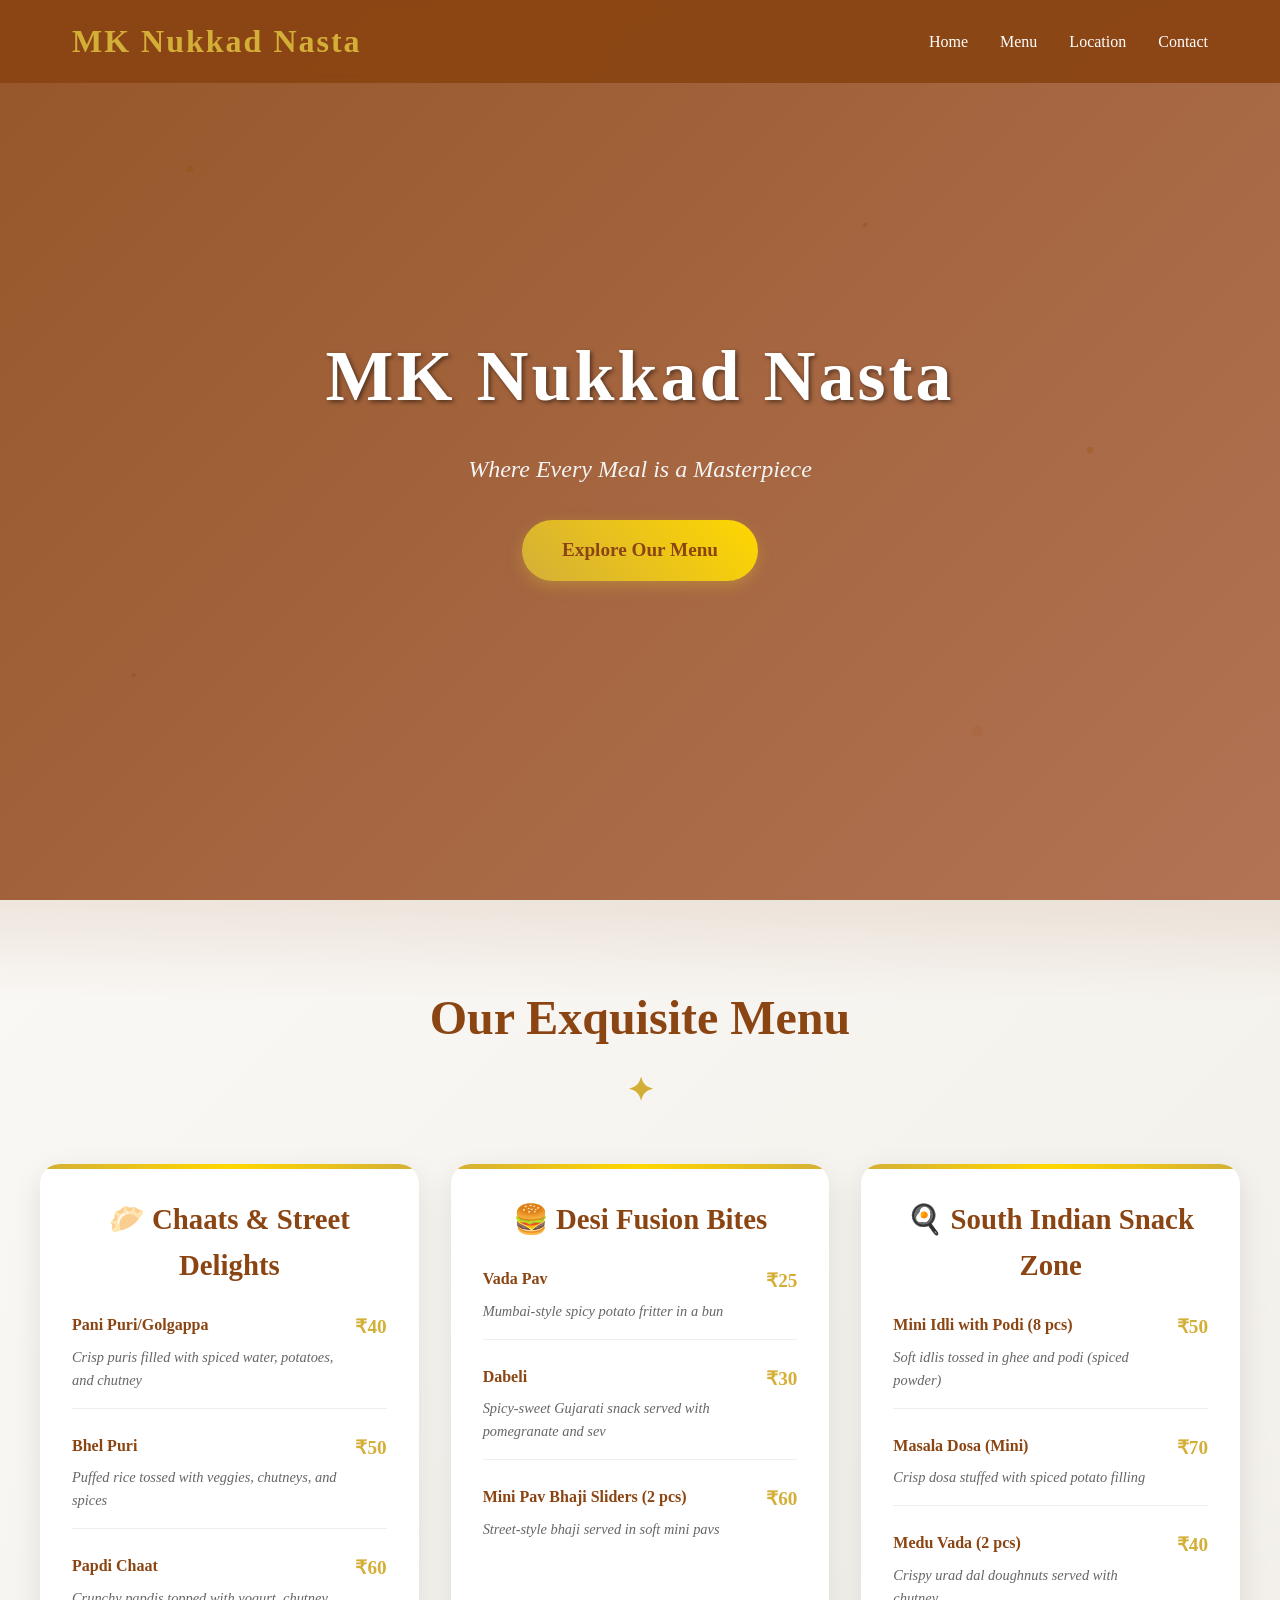
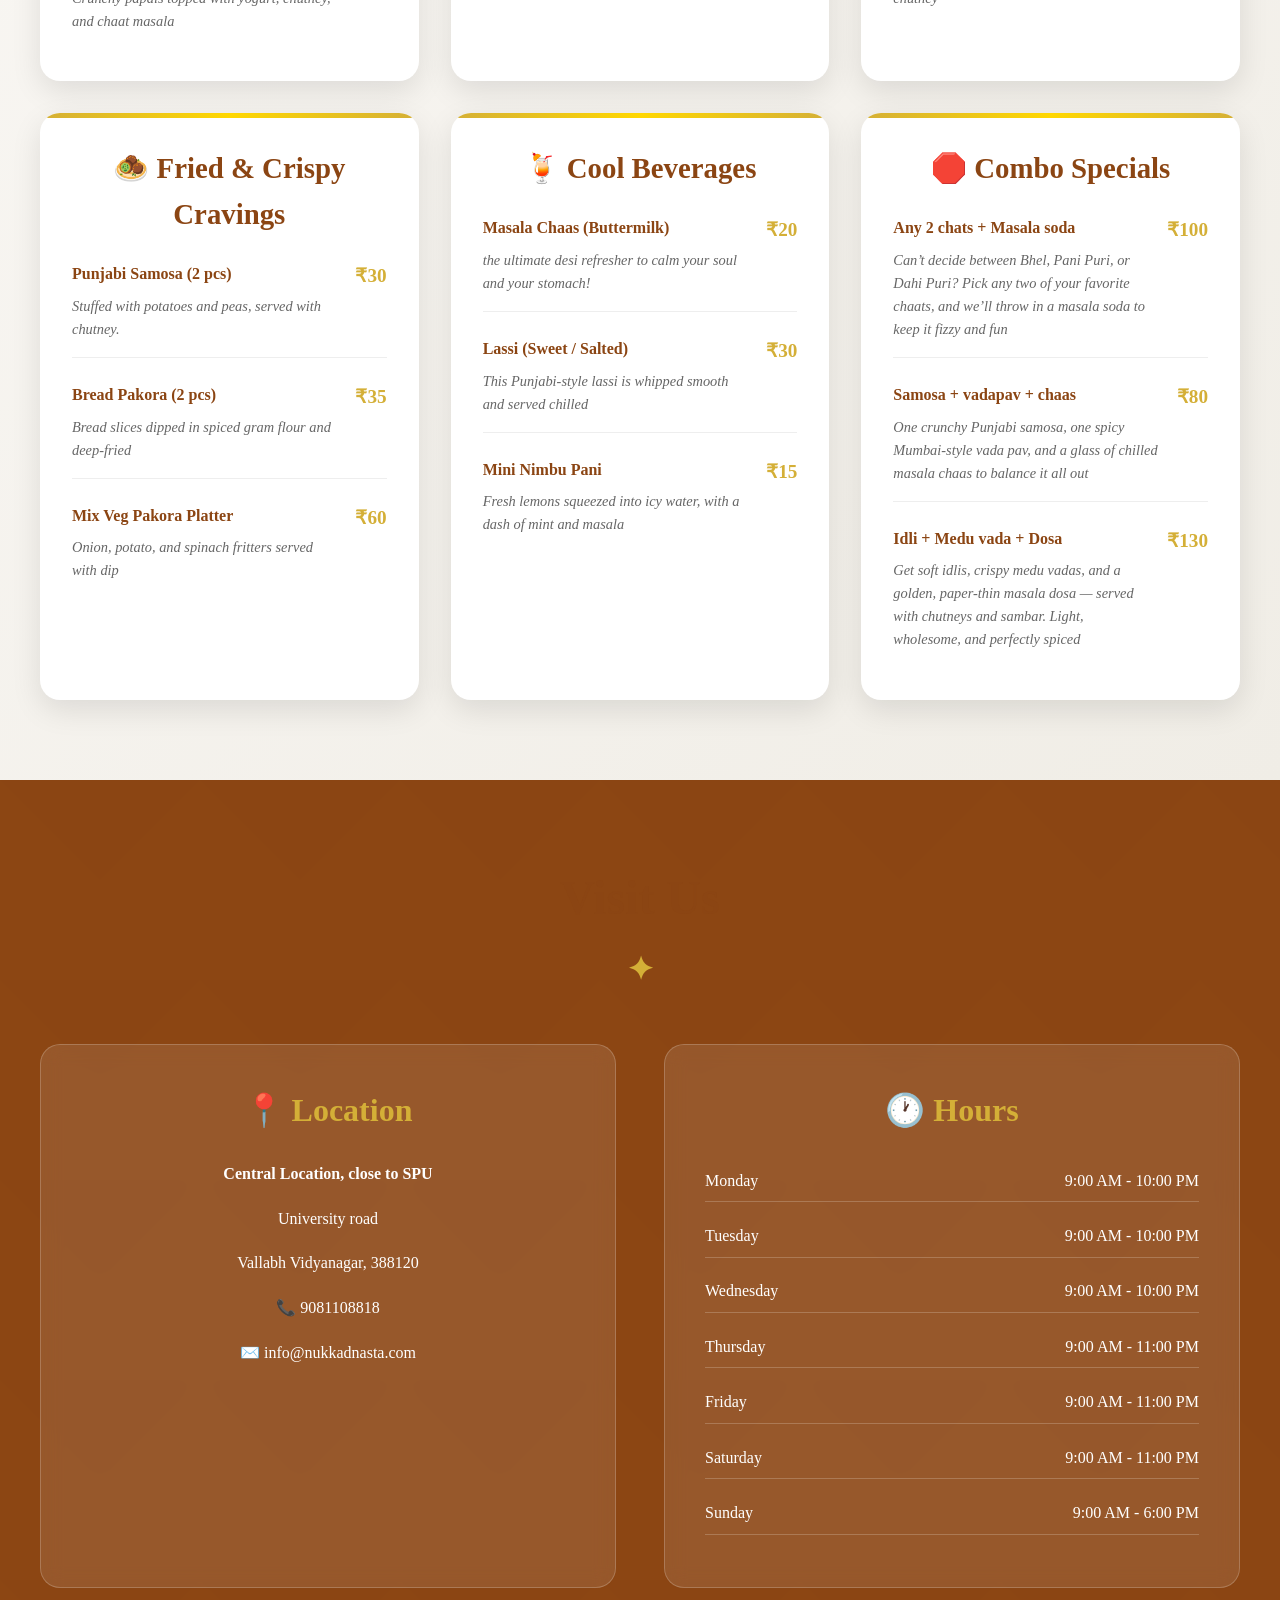
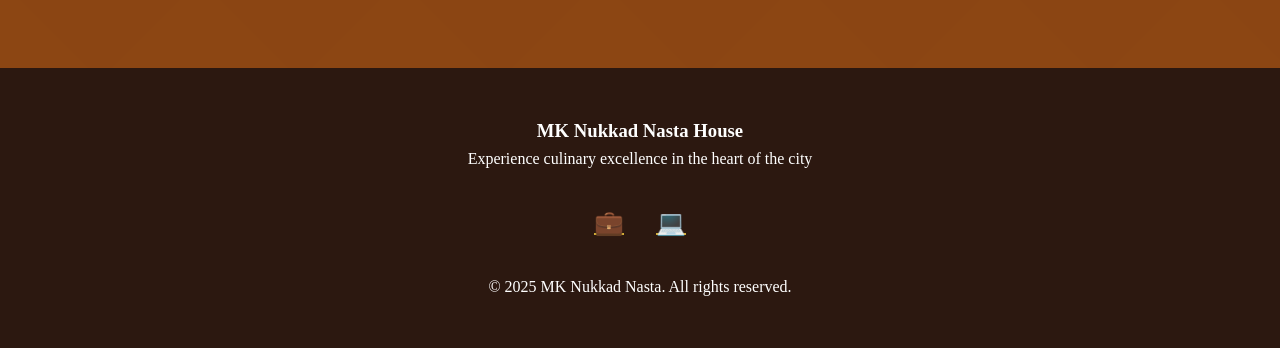
<file: Landing Page/index.html>
<!DOCTYPE html>
<html lang="en">
<head>
    <meta charset="UTF-8">
    <meta name="viewport" content="width=device-width, initial-scale=1.0">
    <title>MK Nukkad Nasta - Fine Dining Experience</title>
    <link rel="stylesheet" href="styles.css">
</head>
<body>
    
    <nav id="navbar">
        <div class="nav-container">
            <div class="logo">MK Nukkad Nasta</div>
            <ul class="nav-links">
                <li><a href="#home">Home</a></li>
                <li><a href="#menu">Menu</a></li>
                <li><a href="#location">Location</a></li>
                <li><a href="#contact">Contact</a></li>
            </ul>
        </div>
    </nav>

   
    <section class="hero" id="home">
        <div class="hero-content">
            <h1>MK Nukkad Nasta</h1>
            <p class="tagline">Where Every Meal is a Masterpiece</p>
            <a href="#menu" class="cta-button">Explore Our Menu</a>
        </div>
    </section>

   
    <section class="menu-section" id="menu">
        <div class="container">
            <h2 class="section-title">Our Exquisite Menu</h2>
            <div class="menu-grid">
                <div class="menu-category">
                    <h3>🥟 Chaats & Street Delights</h3>
                    <div class="menu-item">
                        <div class="item-details">
                            <h4>Pani Puri/Golgappa</h4>
                            <p class="item-description">Crisp puris filled with spiced water, potatoes, and chutney</p>
                        </div>
                        <span class="item-price">₹40</span>
                    </div>
                    <div class="menu-item">
                        <div class="item-details">
                            <h4>Bhel Puri</h4>
                            <p class="item-description">Puffed rice tossed with veggies, chutneys, and spices</p>
                        </div>
                        <span class="item-price">₹50</span>
                    </div>
                    <div class="menu-item">
                        <div class="item-details">
                            <h4>Papdi Chaat</h4>
                            <p class="item-description">Crunchy papdis topped with yogurt, chutney, and chaat masala</p>
                        </div>
                        <span class="item-price">₹60</span>
                    </div>
                </div>

                <div class="menu-category">
                    <h3>🍔 Desi Fusion Bites</h3>
                    <div class="menu-item">
                        <div class="item-details">
                            <h4>Vada Pav</h4>
                            <p class="item-description">Mumbai-style spicy potato fritter in a bun</p>
                        </div>
                        <span class="item-price">₹25</span>
                    </div>
                    <div class="menu-item">
                        <div class="item-details">
                            <h4>Dabeli</h4>
                            <p class="item-description">Spicy-sweet Gujarati snack served with pomegranate and sev</p>
                        </div>
                        <span class="item-price">₹30</span>
                    </div>
                    <div class="menu-item">
                        <div class="item-details">
                            <h4>Mini Pav Bhaji Sliders (2 pcs)</h4>
                            <p class="item-description">Street-style bhaji served in soft mini pavs</p>
                        </div>
                        <span class="item-price">₹60</span>
                    </div>
                </div>

                <div class="menu-category">
                    <h3>🍳 South Indian Snack Zone</h3>
                    <div class="menu-item">
                        <div class="item-details">
                            <h4>Mini Idli with Podi (8 pcs)</h4>
                            <p class="item-description">Soft idlis tossed in ghee and podi (spiced powder)</p>
                        </div>
                        <span class="item-price">₹50</span>
                    </div>
                    <div class="menu-item">
                        <div class="item-details">
                            <h4>Masala Dosa (Mini)</h4>
                            <p class="item-description">Crisp dosa stuffed with spiced potato filling</p>
                        </div>
                        <span class="item-price">₹70</span>
                    </div>
                    <div class="menu-item">
                        <div class="item-details">
                            <h4>Medu Vada (2 pcs)</h4>
                            <p class="item-description">Crispy urad dal doughnuts served with chutney</p>
                        </div>
                        <span class="item-price">₹40</span>
                    </div>
                </div>
                <div class="menu-category">
                    <h3>🧆 Fried & Crispy Cravings</h3>
                    <div class="menu-item">
                        <div class="item-details">
                            <h4>Punjabi Samosa (2 pcs)</h4>
                            <p class="item-description">Stuffed with potatoes and peas, served with chutney.</p>
                        </div>
                        <span class="item-price">₹30</span>
                    </div>
                    <div class="menu-item">
                        <div class="item-details">
                            <h4>Bread Pakora (2 pcs)</h4>
                            <p class="item-description">Bread slices dipped in spiced gram flour and deep-fried</p>
                        </div>
                        <span class="item-price">₹35</span>
                    </div>
                    <div class="menu-item">
                        <div class="item-details">
                            <h4>Mix Veg Pakora Platter</h4>
                            <p class="item-description">Onion, potato, and spinach fritters served with dip</p>
                        </div>
                        <span class="item-price">₹60</span>
                    </div>
                </div>
                <div class="menu-category">
                    <h3>🍹 Cool Beverages</h3>
                    <div class="menu-item">
                        <div class="item-details">
                            <h4>Masala Chaas (Buttermilk)</h4>
                            <p class="item-description">the ultimate desi refresher to calm your soul and your stomach!</p>
                        </div>
                        <span class="item-price">₹20</span>
                    </div>
                    <div class="menu-item">
                        <div class="item-details">
                            <h4>Lassi (Sweet / Salted)</h4>
                            <p class="item-description">This Punjabi-style lassi is whipped smooth and served chilled</p>
                        </div>
                        <span class="item-price">₹30</span>
                    </div>
                    <div class="menu-item">
                        <div class="item-details">
                            <h4>Mini Nimbu Pani</h4>
                            <p class="item-description">Fresh lemons squeezed into icy water, with a dash of mint and masala</p>
                        </div>
                        <span class="item-price">₹15</span>
                    </div>
                </div>
                <div class="menu-category">
                    <h3>🛑 Combo Specials</h3>
                    <div class="menu-item">
                        <div class="item-details">
                            <h4>Any 2 chats + Masala soda</h4>
                            <p class="item-description">Can’t decide between Bhel, Pani Puri, or Dahi Puri? Pick any two of your favorite chaats, and we’ll throw in a masala soda to keep it fizzy and fun</p>
                        </div>
                        <span class="item-price">₹100</span>
                    </div>
                    <div class="menu-item">
                        <div class="item-details">
                            <h4>Samosa + vadapav + chaas</h4>
                            <p class="item-description">One crunchy Punjabi samosa, one spicy Mumbai-style vada pav, and a glass of chilled masala chaas to balance it all out</p>
                        </div>
                        <span class="item-price">₹80</span>
                    </div>
                    <div class="menu-item">
                        <div class="item-details">
                            <h4>Idli + Medu vada + Dosa</h4>
                            <p class="item-description">Get soft idlis, crispy medu vadas, and a golden, paper-thin masala dosa — served with chutneys and sambar. Light, wholesome, and perfectly spiced</p>
                        </div>
                        <span class="item-price">₹130</span>
                    </div>
                </div>
            </div>
        </div>
    </section>

    <section class="info-section" id="location">
        <div class="container">
            <h2 class="section-title">Visit Us</h2>
            <div class="info-grid">
                <div class="info-card">
                    <h3>📍 Location</h3>
                    <div class="location-details">
                        <p><strong>Central Location, close to SPU</strong></p>
                        <p>University road</p>
                        <p>Vallabh Vidyanagar, 388120</p>
                        <p>📞 9081108818</p>
                        <p>✉️ info@nukkadnasta.com</p>
                    </div>
                </div>
                <div class="info-card">
                    <h3>🕐 Hours</h3>
                    <ul class="hours-list">
                        <li><span>Monday</span> <span>9:00 AM - 10:00 PM</span></li>
                        <li><span>Tuesday</span> <span>9:00 AM - 10:00 PM</span></li>
                        <li><span>Wednesday</span> <span>9:00 AM - 10:00 PM</span></li>
                        <li><span>Thursday</span> <span>9:00 AM - 11:00 PM</span></li>
                        <li><span>Friday</span> <span>9:00 AM - 11:00 PM</span></li>
                        <li><span>Saturday</span> <span>9:00 AM - 11:00 PM</span></li>
                        <li><span>Sunday</span> <span>9:00 AM - 6:00 PM</span></li>
                    </ul>
                </div>
            </div>
        </div>
    </section>

    
    <footer id="contact">
        <div class="footer-content">
            <h3>MK Nukkad Nasta House</h3>
            <p>Experience culinary excellence in the heart of the city</p>
            <div class="social-links">
                <a href="https://www.linkedin.com/in/aagam-doshi-93a79128a/">💼</a>
                <a href="https://github.com/settings/profile">💻</a>
            </div>
            <p>&copy; 2025 MK Nukkad Nasta. All rights reserved.</p>
        </div>
    </footer>

    <script>
      
        document.querySelectorAll('a[href^="#"]').forEach(anchor => {
            anchor.addEventListener('click', function (e) {
                e.preventDefault();
                const target = document.querySelector(this.getAttribute('href'));
                if (target) {
                    target.scrollIntoView({
                        behavior: 'smooth',
                        block: 'start'
                    });
                }
            });
        });

       
        window.addEventListener('scroll', function() {
            const navbar = document.getElementById('navbar');
            if (window.scrollY > 100) {
                navbar.classList.add('scrolled');
            } else {
                navbar.classList.remove('scrolled');
            }
        });

        
        const observerOptions = {
            threshold: 0.1,
            rootMargin: '-50px'
        };

        const observer = new IntersectionObserver((entries) => {
            entries.forEach(entry => {
                if (entry.isIntersecting) {
                    entry.target.style.opacity = '1';
                    entry.target.style.transform = 'translateY(0)';
                }
            });
        }, observerOptions);

        document.querySelectorAll('.menu-category, .info-card').forEach(el => {
            el.style.opacity = '0';
            el.style.transform = 'translateY(50px)';
            el.style.transition = 'opacity 0.6s ease, transform 0.6s ease';
            observer.observe(el);
        });
    </script>
</body>
</html>
</file>
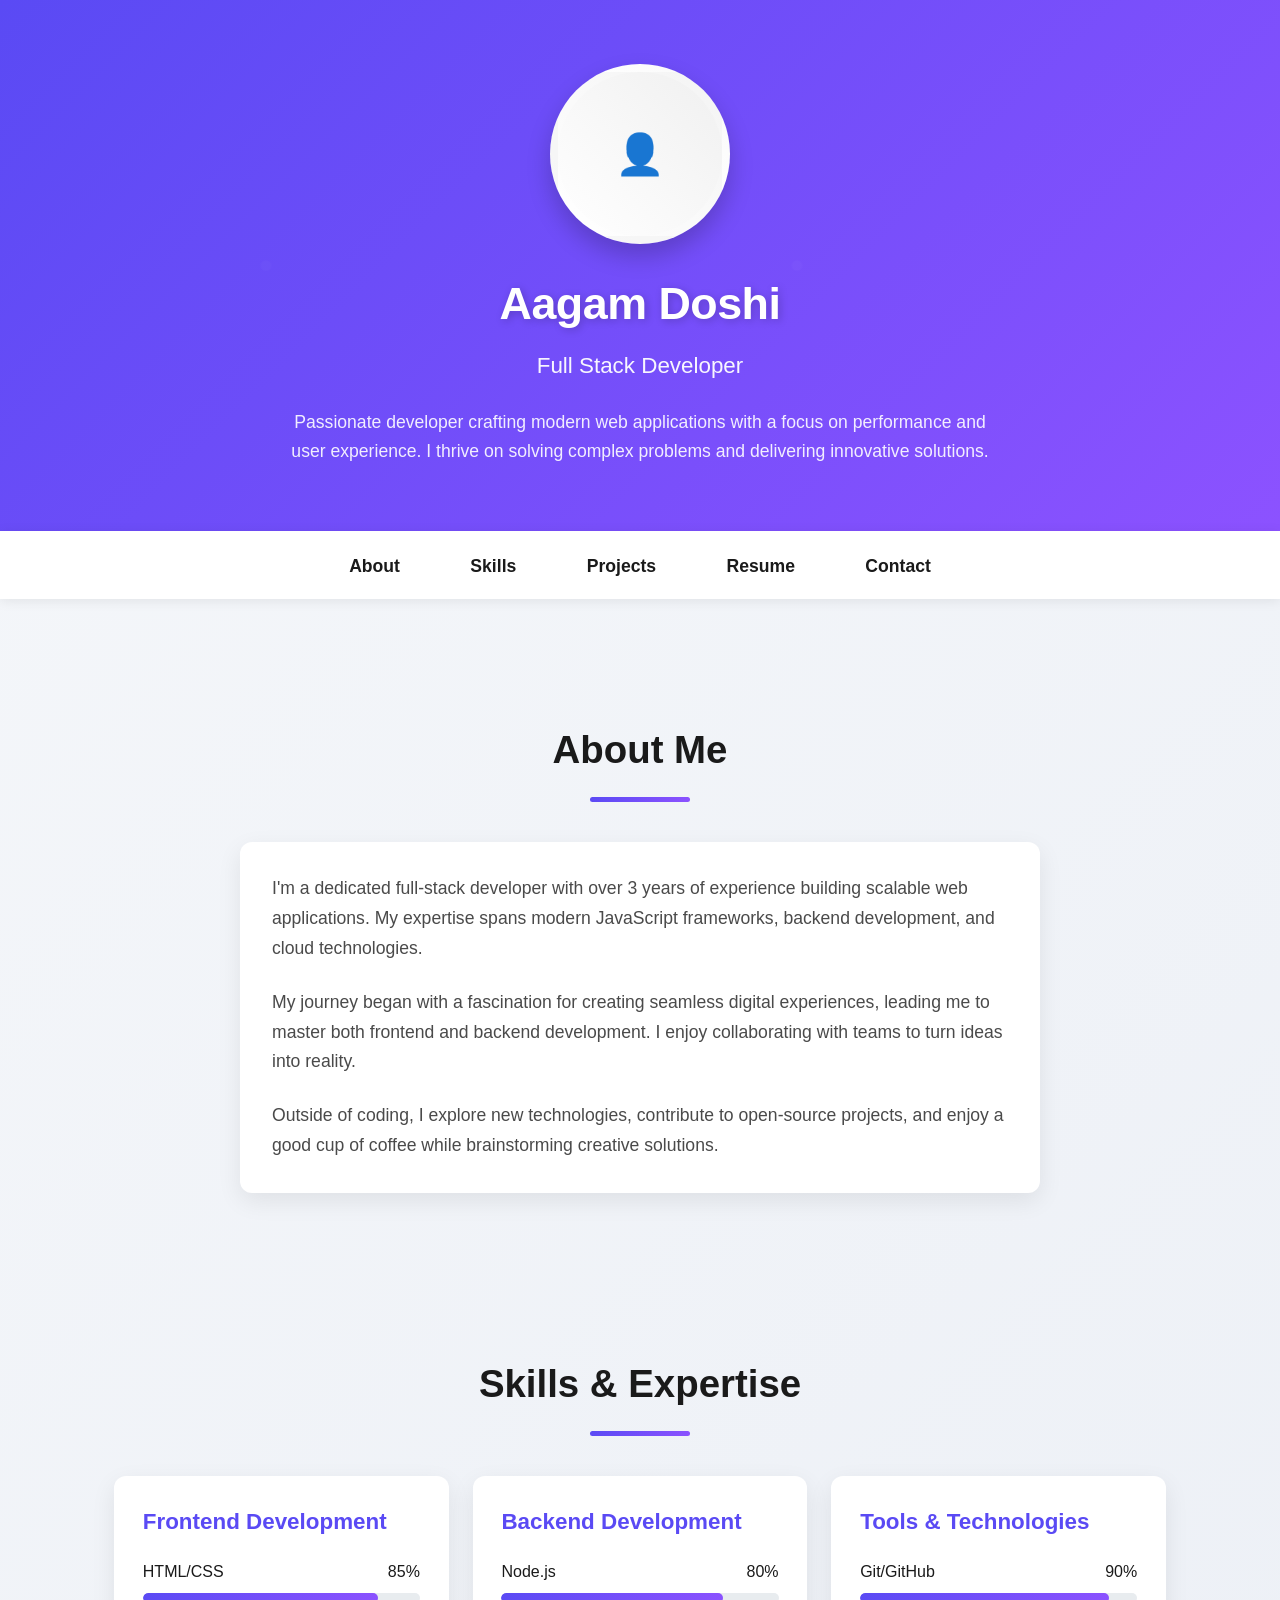
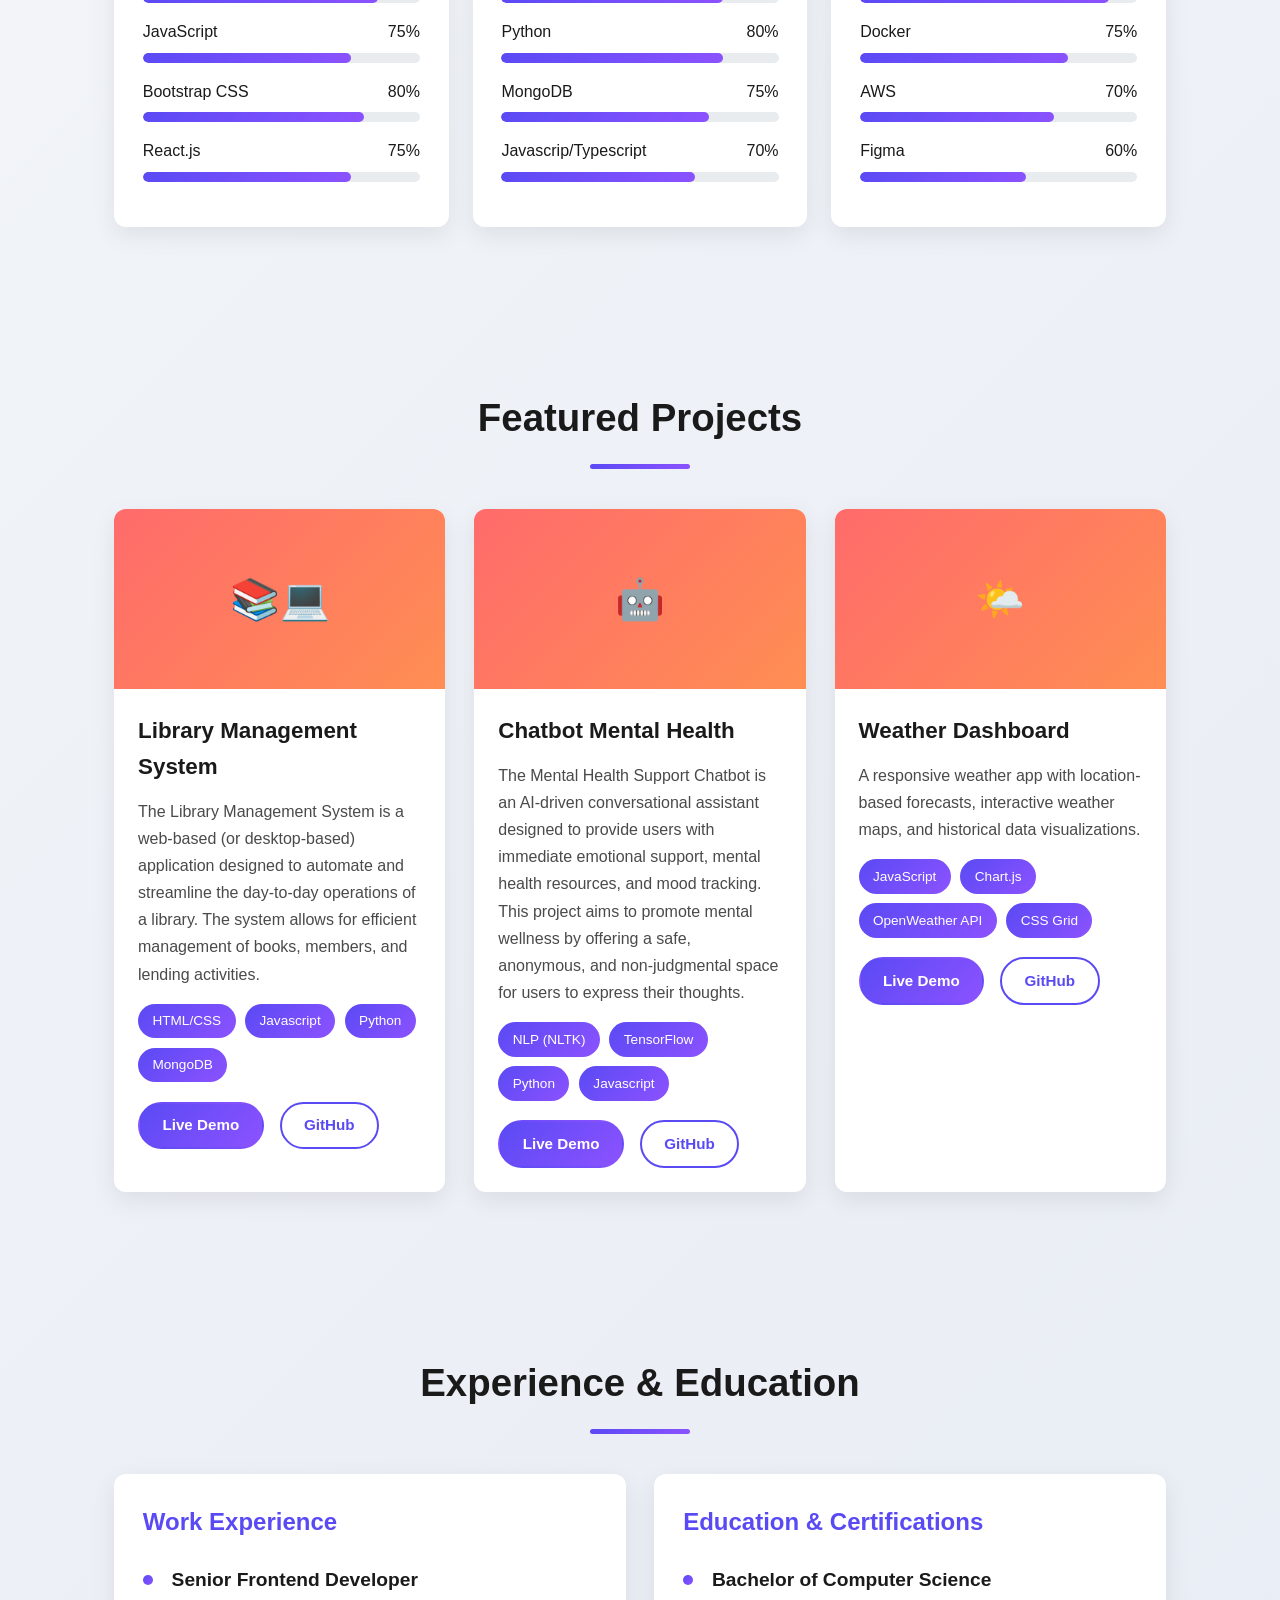
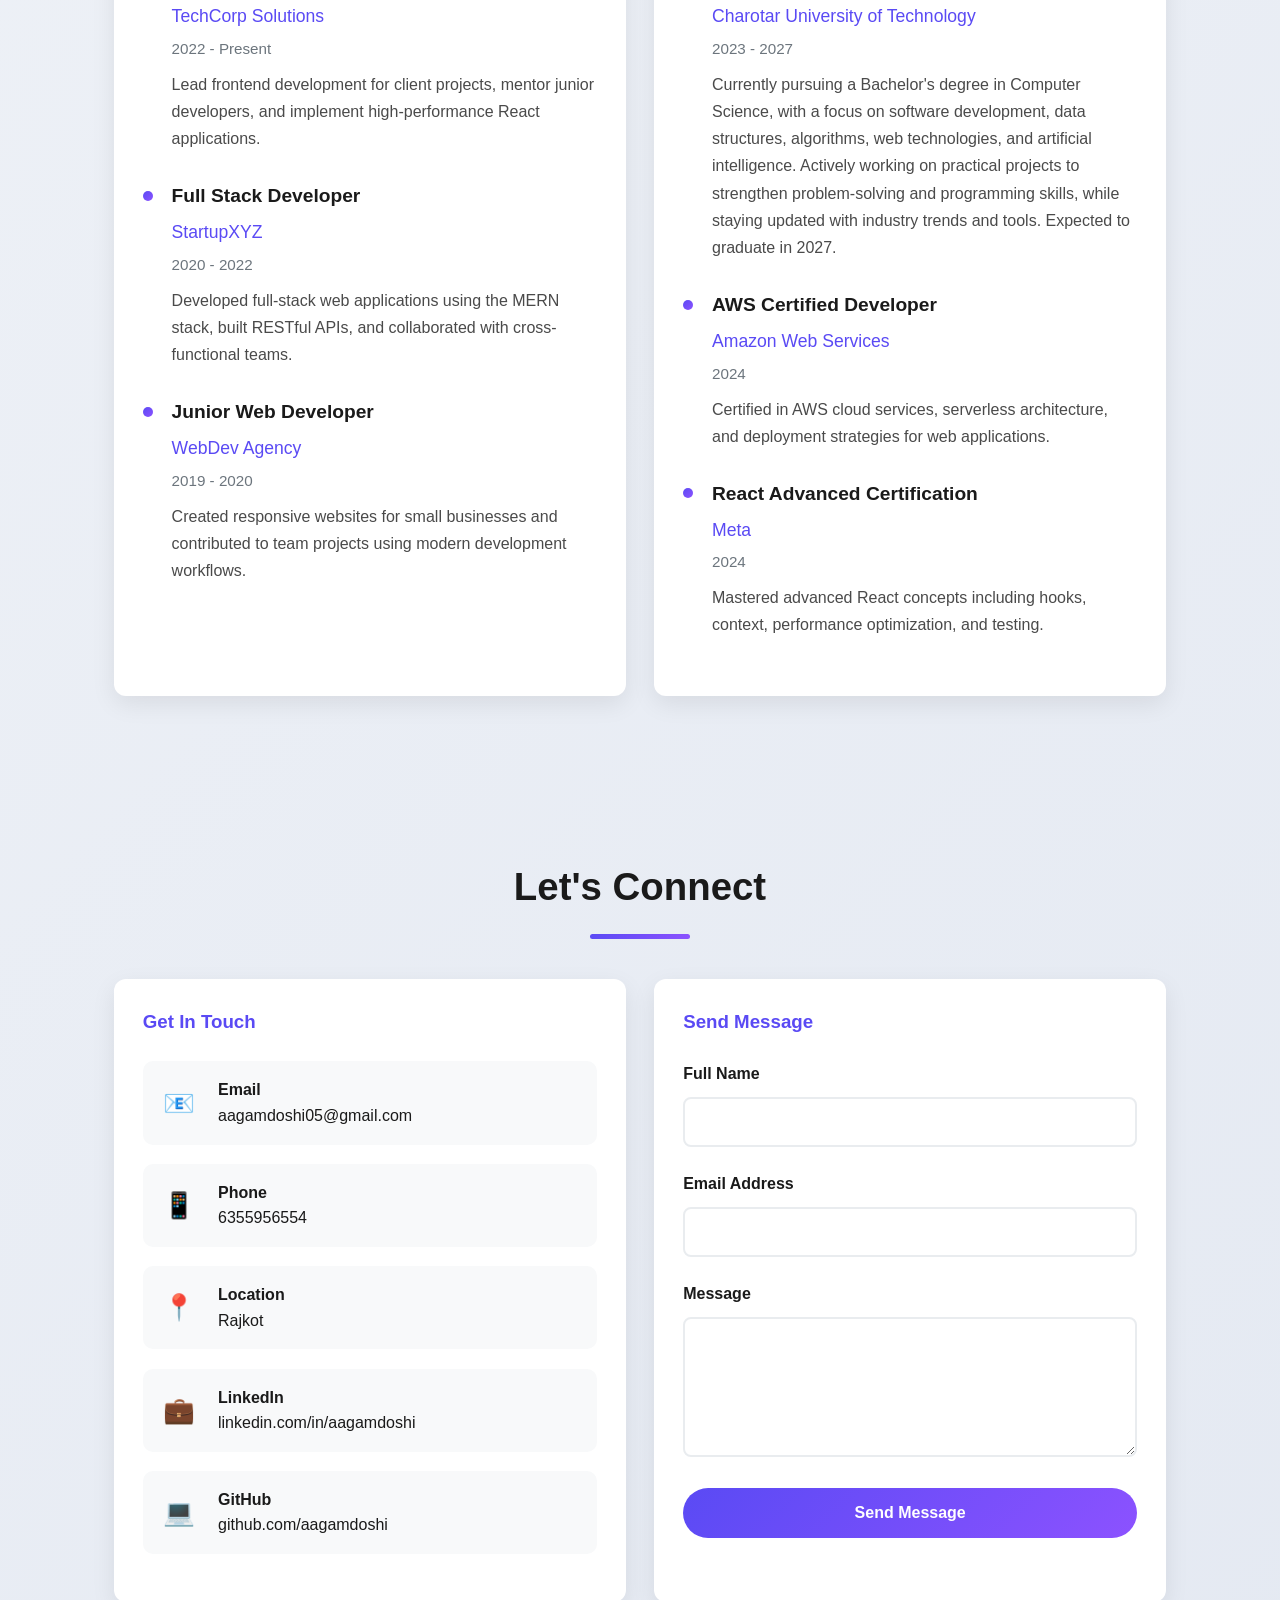
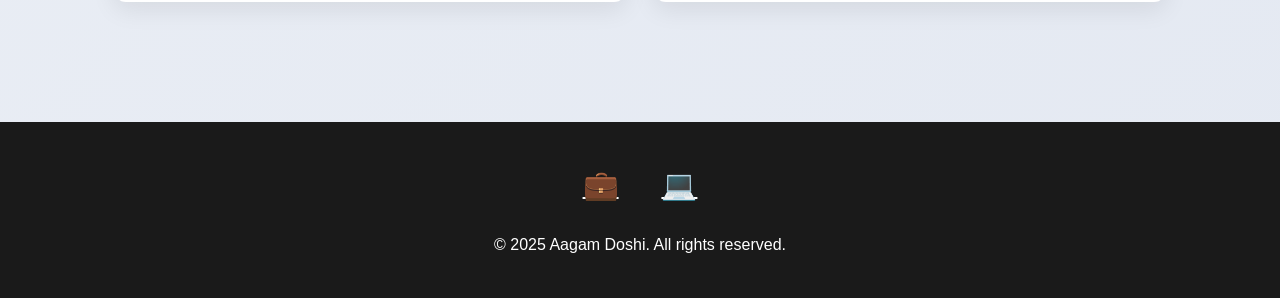
<file: Portfolio/index.html>
<!DOCTYPE html>
<html lang="en">
<head>
    <meta charset="UTF-8">
    <meta name="viewport" content="width=device-width, initial-scale=1.0">
    <title>Aagam Doshi - Portfolio</title>
    <link rel="stylesheet" href="styles.css">
</head>
<body>
    <header>
        <div class="profile-container">
            <div class="profile-image">
                👤
            </div>
            <h1>Aagam Doshi</h1>
            <p class="subtitle">Full Stack Developer</p>
            <p class="bio">Passionate developer crafting modern web applications with a focus on performance and user experience. I thrive on solving complex problems and delivering innovative solutions.</p>
        </div>
    </header>

    <nav>
        <ul>
            <li><a href="#about">About</a></li>
            <li><a href="#skills">Skills</a></li>
            <li><a href="#projects">Projects</a></li>
            <li><a href="#resumw">Resume</a></li>
            <li><a href="#contact">Contact</a></li>
        </ul>
    </nav>

    <main>
        <section id="about" class="fade-in">
            <h2>About Me</h2>
            <div style="background: white; padding: 2rem; border-radius: 12px; box-shadow: 0 8px 24px rgba(0, 0, 0, 0.08); max-width: 800px; margin: 0 auto;">
                <p style="font-size: 1.1rem; line-height: 1.7; color: #4a4a4a; margin-bottom: 1.5rem;">
                    I'm a dedicated full-stack developer with over 3 years of experience building scalable web applications. My expertise spans modern JavaScript frameworks, backend development, and cloud technologies.
                </p>
                <p style="font-size: 1.1rem; line-height: 1.7; color: #4a4a4a; margin-bottom: 1.5rem;">
                    My journey began with a fascination for creating seamless digital experiences, leading me to master both frontend and backend development. I enjoy collaborating with teams to turn ideas into reality.
                </p>
                <p style="font-size: 1.1rem; line-height: 1.7; color: #4a4a4a;">
                    Outside of coding, I explore new technologies, contribute to open-source projects, and enjoy a good cup of coffee while brainstorming creative solutions.
                </p>
            </div>
        </section>

        <section id="skills" class="fade-in">
            <h2>Skills & Expertise</h2>
            <div class="skills-grid">
                <div class="skill-category">
                    <h3>Frontend Development</h3>
                    <div class="skill-item">
                        <div class="skill-name">
                            <span>HTML/CSS</span>
                            <span>85%</span>
                        </div>
                        <div class="skill-bar">
                            <div class="skill-progress" style="width: 85%"></div>
                        </div>
                    </div>
                    <div class="skill-item">
                        <div class="skill-name">
                            <span>JavaScript</span>
                            <span>75%</span>
                        </div>
                        <div class="skill-bar">
                            <div class="skill-progress" style="width: 75%"></div>
                        </div>
                    </div>
                    <div class="skill-item">
                        <div class="skill-name">
                            <span>Bootstrap CSS</span>
                            <span>80%</span>
                        </div>
                        <div class="skill-bar">
                            <div class="skill-progress" style="width: 80%"></div>
                        </div>
                    </div>
                    <div class="skill-item">
                        <div class="skill-name">
                            <span>React.js</span>
                            <span>75%</span>
                        </div>
                        <div class="skill-bar">
                            <div class="skill-progress" style="width: 75%"></div>
                        </div>
                    </div>
                </div>

                <div class="skill-category">
                    <h3>Backend Development</h3>
                    <div class="skill-item">
                        <div class="skill-name">
                            <span>Node.js</span>
                            <span>80%</span>
                        </div>
                        <div class="skill-bar">
                            <div class="skill-progress" style="width: 80%"></div>
                        </div>
                    </div>
                    <div class="skill-item">
                        <div class="skill-name">
                            <span>Python</span>
                            <span>80%</span>
                        </div>
                        <div class="skill-bar">
                            <div class="skill-progress" style="width: 80%"></div>
                        </div>
                    </div>
                    <div class="skill-item">
                        <div class="skill-name">
                            <span>MongoDB</span>
                            <span>75%</span>
                        </div>
                        <div class="skill-bar">
                            <div class="skill-progress" style="width: 75%"></div>
                        </div>
                    </div>
                    <div class="skill-item">
                        <div class="skill-name">
                            <span>Javascrip/Typescript</span>
                            <span>70%</span>
                        </div>
                        <div class="skill-bar">
                            <div class="skill-progress" style="width: 70%"></div>
                        </div>
                    </div>
                </div>

                <div class="skill-category">
                    <h3>Tools & Technologies</h3>
                    <div class="skill-item">
                        <div class="skill-name">
                            <span>Git/GitHub</span>
                            <span>90%</span>
                        </div>
                        <div class="skill-bar">
                            <div class="skill-progress" style="width: 90%"></div>
                        </div>
                    </div>
                    <div class="skill-item">
                        <div class="skill-name">
                            <span>Docker</span>
                            <span>75%</span>
                        </div>
                        <div class="skill-bar">
                            <div class="skill-progress" style="width: 75%"></div>
                        </div>
                    </div>
                    <div class="skill-item">
                        <div class="skill-name">
                            <span>AWS</span>
                            <span>70%</span>
                        </div>
                        <div class="skill-bar">
                            <div class="skill-progress" style="width: 70%"></div>
                        </div>
                    </div>
                    <div class="skill-item">
                        <div class="skill-name">
                            <span>Figma</span>
                            <span>60%</span>
                        </div>
                        <div class="skill-bar">
                            <div class="skill-progress" style="width: 60%"></div>
                        </div>
                    </div>
                </div>
            </div>
        </section>

        <section id="projects" class="fade-in">
            <h2>Featured Projects</h2>
            <div class="projects-grid">
                <div class="project-card">
                    <div class="project-image">📚💻</div>
                    <div class="project-content">
                        <h3 class="project-title">Library Management System</h3>
                        <p class="project-description">The Library Management System is a web-based (or desktop-based) application designed to automate and streamline the day-to-day operations of a library. The system allows for efficient management of books, members, and lending activities.</p>
                        <div class="project-tech">
                            <span class="tech-tag">HTML/CSS</span>
                            <span class="tech-tag">Javascript</span>
                            <span class="tech-tag">Python</span>
                            <span class="tech-tag">MongoDB</span>
                        </div>
                        <div class="project-links">
                            <a href="#" class="project-link btn-primary">Live Demo</a>
                            <a href="#" class="project-link btn-secondary">GitHub</a>
                        </div>
                    </div>
                </div>

                <div class="project-card">
                    <div class="project-image">🤖</div>
                    <div class="project-content">
                        <h3 class="project-title">Chatbot Mental Health</h3>
                        <p class="project-description">The Mental Health Support Chatbot is an AI-driven conversational assistant designed to provide users with immediate emotional support, mental health resources, and mood tracking. This project aims to promote mental wellness by offering a safe, anonymous, and non-judgmental space for users to express their thoughts.</p>
                        <div class="project-tech">
                            <span class="tech-tag">NLP (NLTK)</span>
                            <span class="tech-tag">TensorFlow</span>
                            <span class="tech-tag">Python</span>
                            <span class="tech-tag">Javascript</span>
                        </div>
                        <div class="project-links">
                            <a href="#" class="project-link btn-primary">Live Demo</a>
                            <a href="#" class="project-link btn-secondary">GitHub</a>
                        </div>
                    </div>
                </div>

                <div class="project-card">
                    <div class="project-image">🌤️</div>
                    <div class="project-content">
                        <h3 class="project-title">Weather Dashboard</h3>
                        <p class="project-description">A responsive weather app with location-based forecasts, interactive weather maps, and historical data visualizations.</p>
                        <div class="project-tech">
                            <span class="tech-tag">JavaScript</span>
                            <span class="tech-tag">Chart.js</span>
                            <span class="tech-tag">OpenWeather API</span>
                            <span class="tech-tag">CSS Grid</span>
                        </div>
                        <div class="project-links">
                            <a href="#" class="project-link btn-primary">Live Demo</a>
                            <a href="#" class="project-link btn-secondary">GitHub</a>
                        </div>
                    </div>
                </div>
            </div>
        </section>

        <section id="resume" class="fade-in">
            <h2>Experience & Education</h2>
            <div class="resume-grid">
                <div class="resume-section">
                    <h3>Work Experience</h3>
                    <div class="resume-item">
                        <div class="resume-title">Senior Frontend Developer</div>
                        <div class="resume-company">TechCorp Solutions</div>
                        <div class="resume-date">2022 - Present</div>
                        <div class="resume-description">Lead frontend development for client projects, mentor junior developers, and implement high-performance React applications.</div>
                    </div>
                    <div class="resume-item">
                        <div class="resume-title">Full Stack Developer</div>
                        <div class="resume-company">StartupXYZ</div>
                        <div class="resume-date">2020 - 2022</div>
                        <div class="resume-description">Developed full-stack web applications using the MERN stack, built RESTful APIs, and collaborated with cross-functional teams.</div>
                    </div>
                    <div class="resume-item">
                        <div class="resume-title">Junior Web Developer</div>
                        <div class="resume-company">WebDev Agency</div>
                        <div class="resume-date">2019 - 2020</div>
                        <div class="resume-description">Created responsive websites for small businesses and contributed to team projects using modern development workflows.</div>
                    </div>
                </div>

                <div class="resume-section">
                    <h3>Education & Certifications</h3>
                    <div class="resume-item">
                        <div class="resume-title">Bachelor of Computer Science</div>
                        <div class="resume-company">Charotar University of Technology</div>
                        <div class="resume-date">2023 - 2027</div>
                        <div class="resume-description">Currently pursuing a Bachelor's degree in Computer Science, with a focus on software development, data structures, algorithms, web technologies, and artificial intelligence. Actively working on practical projects to strengthen problem-solving and programming skills, while staying updated with industry trends and tools. Expected to graduate in 2027.</div>
                    </div>
                    <div class="resume-item">
                        <div class="resume-title">AWS Certified Developer</div>
                        <div class="resume-company">Amazon Web Services</div>
                        <div class="resume-date">2024</div>
                        <div class="resume-description">Certified in AWS cloud services, serverless architecture, and deployment strategies for web applications.</div>
                    </div>
                    <div class="resume-item">
                        <div class="resume-title">React Advanced Certification</div>
                        <div class="resume-company">Meta</div>
                        <div class="resume-date">2024</div>
                        <div class="resume-description">Mastered advanced React concepts including hooks, context, performance optimization, and testing.</div>
                    </div>
                </div>
            </div>
        </section>

        <section id="contact" class="fade-in">
            <h2>Let's Connect</h2>
            <div class="contact-grid">
                <div class="contact-info">
                    <h3 style="color: #5a4af4; margin-bottom: 1.5rem;">Get In Touch</h3>
                    <div class="contact-item">
                        <div class="contact-icon">📧</div>
                        <div>
                            <strong>Email</strong><br>
                            aagamdoshi05@gmail.com
                        </div>
                    </div>
                    <div class="contact-item">
                        <div class="contact-icon">📱</div>
                        <div>
                            <strong>Phone</strong><br>
                            6355956554
                        </div>
                    </div>
                    <div class="contact-item">
                        <div class="contact-icon">📍</div>
                        <div>
                            <strong>Location</strong><br>
                            Rajkot
                        </div>
                    </div>
                    <div class="contact-item">
                        <div class="contact-icon">💼</div>
                        <div>
                            <strong>LinkedIn</strong><br>
                            linkedin.com/in/aagamdoshi
                        </div>
                    </div>
                    <div class="contact-item">
                        <div class="contact-icon">💻</div>
                        <div>
                            <strong>GitHub</strong><br>
                            github.com/aagamdoshi
                        </div>
                    </div>
                </div>

                <div class="contact-form">
                    <h3 style="color: #5a4af4; margin-bottom: 1.5rem;">Send Message</h3>
                    <form>
                        <div class="form-group">
                            <label for="name">Full Name</label>
                            <input type="text" id="name" name="name" required>
                        </div>
                        <div class="form-group">
                            <label for="email">Email Address</label>
                            <input type="email" id="email" name="email" required>
                        </div>
                        <div class="form-group">
                            <label for="message">Message</label>
                            <textarea id="message" name="message" required></textarea>
                        </div>
                        <button type="submit" class="submit-btn">Send Message</button>
                    </form>
                </div>
            </div>
        </section>
    </main>

    <footer>
        <div class="social-links">
            <a href="https://www.linkedin.com/in/aagam-doshi-93a79128a/">💼</a>
            <a href="https://github.com/settings/profile">💻</a>
        </div>
        <p>© 2025 Aagam Doshi. All rights reserved.</p>
    </footer>
</body>
</html>
</file>
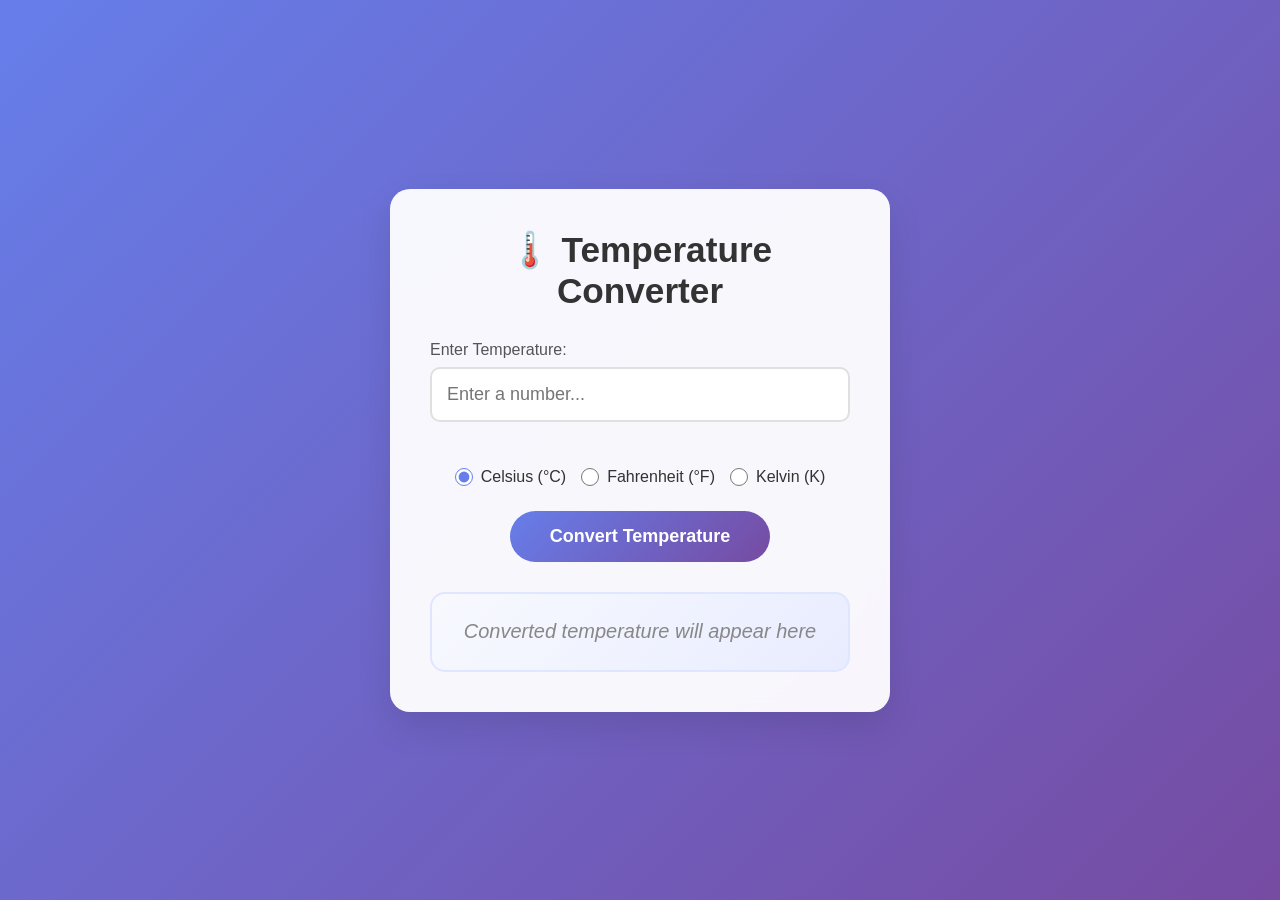
<file: Temperature Converter Website/index.html>
<!DOCTYPE html>
<html lang="en">
<head>
    <meta charset="UTF-8">
    <meta name="viewport" content="width=device-width, initial-scale=1.0">
    <title>Temperature Converter</title>
    <link rel="stylesheet" href="index.css">
</head>
<body>
    <div class="converter-container">
        <h1>🌡️ Temperature Converter</h1>
        
        <div class="input-group">
            <label for="temperatureInput">Enter Temperature:</label>
            <input type="text" id="temperatureInput" placeholder="Enter a number...">
            <div class="error-message" id="errorMessage">Please enter a valid number</div>
        </div>

        <div class="unit-selection">
            <div class="radio-group">
                <input type="radio" id="celsius" name="unit" value="celsius" checked>
                <label for="celsius">Celsius (°C)</label>
            </div>
            <div class="radio-group">
                <input type="radio" id="fahrenheit" name="unit" value="fahrenheit">
                <label for="fahrenheit">Fahrenheit (°F)</label>
            </div>
            <div class="radio-group">
                <input type="radio" id="kelvin" name="unit" value="kelvin">
                <label for="kelvin">Kelvin (K)</label>
            </div>
        </div>

        <button id="convertBtn">Convert Temperature</button>

        <div id="result">
            <div class="result-text placeholder-text">Converted temperature will appear here</div>
        </div>
    </div>

    <script>
        const temperatureInput = document.getElementById('temperatureInput');
        const convertBtn = document.getElementById('convertBtn');
        const result = document.getElementById('result');
        const errorMessage = document.getElementById('errorMessage');

        function validateInput(value) {
            const num = parseFloat(value);
            return !isNaN(num) && isFinite(num);
        }

        function showError(message) {
            temperatureInput.classList.add('error');
            errorMessage.textContent = message;
            errorMessage.classList.add('show');
        }

        function hideError() {
            temperatureInput.classList.remove('error');
            errorMessage.classList.remove('show');
        }

        function convertTemperature(value, fromUnit) {
            const temp = parseFloat(value);
            let celsius;

            
            switch(fromUnit) {
                case 'celsius':
                    celsius = temp;
                    break;
                case 'fahrenheit':
                    celsius = (temp - 32) * 5/9;
                    break;
                case 'kelvin':
                    celsius = temp - 273.15;
                    break;
            }

            
            const fahrenheit = (celsius * 9/5) + 32;
            const kelvin = celsius + 273.15;

            return {
                celsius: Math.round(celsius * 100) / 100,
                fahrenheit: Math.round(fahrenheit * 100) / 100,
                kelvin: Math.round(kelvin * 100) / 100
            };
        }

        function displayResult(originalValue, fromUnit, conversions) {
            const resultDiv = result.querySelector('.result-text');
            let resultText = '';

            switch(fromUnit) {
                case 'celsius':
                    resultText = `${originalValue}°C = ${conversions.fahrenheit}°F = ${conversions.kelvin}K`;
                    break;
                case 'fahrenheit':
                    resultText = `${originalValue}°F = ${conversions.celsius}°C = ${conversions.kelvin}K`;
                    break;
                case 'kelvin':
                    resultText = `${originalValue}K = ${conversions.celsius}°C = ${conversions.fahrenheit}°F`;
                    break;
            }

            resultDiv.textContent = resultText;
            resultDiv.classList.remove('placeholder-text');
            result.classList.add('show');
        }

        function handleConversion() {
            const inputValue = temperatureInput.value.trim();
            const selectedUnit = document.querySelector('input[name="unit"]:checked').value;

            hideError();

            if (!inputValue) {
                showError('Please enter a temperature value');
                return;
            }

            if (!validateInput(inputValue)) {
                showError('Please enter a valid number');
                return;
            }

            const numValue = parseFloat(inputValue);

            
            if (selectedUnit === 'celsius' && numValue < -273.15) {
                showError('Temperature cannot be below absolute zero (-273.15°C)');
                return;
            }
            if (selectedUnit === 'fahrenheit' && numValue < -459.67) {
                showError('Temperature cannot be below absolute zero (-459.67°F)');
                return;
            }
            if (selectedUnit === 'kelvin' && numValue < 0) {
                showError('Kelvin cannot be negative');
                return;
            }

            const conversions = convertTemperature(numValue, selectedUnit);
            displayResult(numValue, selectedUnit, conversions);
        }

        
        convertBtn.addEventListener('click', handleConversion);

        temperatureInput.addEventListener('keypress', function(e) {
            if (e.key === 'Enter') {
                handleConversion();
            }
        });

        temperatureInput.addEventListener('input', function() {
            if (this.classList.contains('error')) {
                hideError();
            }
        });

       
        temperatureInput.addEventListener('keypress', function(e) {
            const char = String.fromCharCode(e.which);
            if (!/[0-9\.\-]/.test(char)) {
                e.preventDefault();
            }
        });
    </script>
</body>
</html>
</file>
<file: Landing Page/styles.css>
* {
    margin: 0;
    padding: 0;
    box-sizing: border-box;
}

body {
    font-family: 'Georgia', serif;
    line-height: 1.6;
    color: #333;
    overflow-x: hidden;
}


.hero {
    height: 100vh;
    background: linear-gradient(135deg, rgba(139, 69, 19, 0.9), rgba(160, 82, 45, 0.8)), 
                url('data:image/svg+xml,<svg xmlns="http://www.w3.org/2000/svg" viewBox="0 0 1200 800" fill="%23f4f4f4"><rect width="1200" height="800" fill="%23faf8f5"/><circle cx="200" cy="150" r="3" fill="%23d4af37" opacity="0.6"/><circle cx="800" cy="200" r="2" fill="%238b4513" opacity="0.4"/><circle cx="400" cy="350" r="4" fill="%23cd853f" opacity="0.5"/><circle cx="1000" cy="400" r="3" fill="%23daa520" opacity="0.6"/><circle cx="150" cy="600" r="2" fill="%238b4513" opacity="0.4"/><circle cx="900" cy="650" r="5" fill="%23d4af37" opacity="0.3"/></svg>');
    background-size: cover;
    background-position: center;
    display: flex;
    align-items: center;
    justify-content: center;
    text-align: center;
    position: relative;
}

.hero-content {
    z-index: 2;
    animation: fadeInUp 1s ease-out;
}

.hero h1 {
    font-size: 4.5rem;
    color: #fff;
    margin-bottom: 1rem;
    text-shadow: 2px 2px 4px rgba(0,0,0,0.5);
    letter-spacing: 3px;
    animation: glow 2s ease-in-out infinite alternate;
}

.hero .tagline {
    font-size: 1.5rem;
    color: #f4f4f4;
    margin-bottom: 2rem;
    font-style: italic;
}

.cta-button {
    display: inline-block;
    padding: 15px 40px;
    background: linear-gradient(45deg, #d4af37, #ffd700);
    color: #8b4513;
    text-decoration: none;
    border-radius: 50px;
    font-size: 1.2rem;
    font-weight: bold;
    transition: all 0.3s ease;
    box-shadow: 0 5px 15px rgba(212, 175, 55, 0.4);
}

.cta-button:hover {
    transform: translateY(-3px);
    box-shadow: 0 10px 25px rgba(212, 175, 55, 0.6);
}


nav {
    position: fixed;
    top: 0;
    width: 100%;
    background: rgba(139, 69, 19, 0.95);
    backdrop-filter: blur(10px);
    z-index: 1000;
    padding: 1rem 0;
    transition: all 0.3s ease;
}

nav.scrolled {
    background: rgba(139, 69, 19, 0.98);
    box-shadow: 0 2px 20px rgba(0,0,0,0.3);
}

.nav-container {
    max-width: 1200px;
    margin: 0 auto;
    display: flex;
    justify-content: space-between;
    align-items: center;
    padding: 0 2rem;
}

.logo {
    color: #d4af37;
    font-size: 2rem;
    font-weight: bold;
    letter-spacing: 2px;
}

.nav-links {
    display: flex;
    list-style: none;
    gap: 2rem;
}

.nav-links a {
    color: #fff;
    text-decoration: none;
    transition: color 0.3s ease;
    position: relative;
}

.nav-links a:hover {
    color: #d4af37;
}

.nav-links a::after {
    content: '';
    position: absolute;
    width: 0;
    height: 2px;
    bottom: -5px;
    left: 0;
    background: #d4af37;
    transition: width 0.3s ease;
}

.nav-links a:hover::after {
    width: 100%;
}

.menu-section {
    padding: 5rem 2rem;
    background: linear-gradient(135deg, #faf8f5, #f0ede6);
    position: relative;
}

.menu-section::before {
    content: '';
    position: absolute;
    top: 0;
    left: 0;
    right: 0;
    height: 100px;
    background: linear-gradient(to bottom, rgba(139, 69, 19, 0.1), transparent);
}

.container {
    max-width: 1200px;
    margin: 0 auto;
}

.section-title {
    text-align: center;
    font-size: 3rem;
    color: #8b4513;
    margin-bottom: 3rem;
    position: relative;
}

.section-title::after {
    content: '✦';
    display: block;
    color: #d4af37;
    font-size: 2rem;
    margin-top: 0.5rem;
}

.menu-grid {
    display: grid;
    grid-template-columns: repeat(auto-fit, minmax(300px, 1fr));
    gap: 2rem;
    margin-top: 3rem;
}

.menu-category {
    background: #fff;
    padding: 2rem;
    border-radius: 20px;
    box-shadow: 0 10px 30px rgba(0,0,0,0.1);
    transition: transform 0.3s ease, box-shadow 0.3s ease;
    position: relative;
    overflow: hidden;
}

.menu-category::before {
    content: '';
    position: absolute;
    top: 0;
    left: 0;
    right: 0;
    height: 5px;
    background: linear-gradient(90deg, #d4af37, #ffd700, #d4af37);
}

.menu-category:hover {
    transform: translateY(-10px);
    box-shadow: 0 20px 40px rgba(0,0,0,0.15);
}

.menu-category h3 {
    color: #8b4513;
    font-size: 1.8rem;
    margin-bottom: 1.5rem;
    text-align: center;
}

.menu-item {
    display: flex;
    justify-content: space-between;
    align-items: flex-start;
    margin-bottom: 1.5rem;
    padding-bottom: 1rem;
    border-bottom: 1px solid #eee;
}

.menu-item:last-child {
    border-bottom: none;
    margin-bottom: 0;
}

.item-details h4 {
    color: #8b4513;
    margin-bottom: 0.5rem;
}

.item-description {
    color: #666;
    font-size: 0.9rem;
    font-style: italic;
}

.item-price {
    color: #d4af37;
    font-size: 1.2rem;
    font-weight: bold;
    margin-left: 1rem;
}


.info-section {
    padding: 5rem 2rem;
    background: #8b4513;
    color: #fff;
    position: relative;
}

.info-section::before {
    content: '';
    position: absolute;
    top: 0;
    left: 0;
    right: 0;
    bottom: 0;
    background: url('data:image/svg+xml,<svg xmlns="http://www.w3.org/2000/svg" viewBox="0 0 100 100" fill="none"><path d="M0 0L50 50L100 0V100H0V0Z" fill="rgba(212,175,55,0.1)"/></svg>');
    background-size: 200px 200px;
    opacity: 0.1;
}

.info-grid {
    display: grid;
    grid-template-columns: repeat(auto-fit, minmax(350px, 1fr));
    gap: 3rem;
    position: relative;
    z-index: 2;
}

.info-card {
    background: rgba(255,255,255,0.1);
    backdrop-filter: blur(10px);
    padding: 2.5rem;
    border-radius: 20px;
    border: 1px solid rgba(255,255,255,0.2);
    transition: all 0.3s ease;
}

.info-card:hover {
    transform: scale(1.05);
    background: rgba(255,255,255,0.15);
}

.info-card h3 {
    color: #d4af37;
    font-size: 2rem;
    margin-bottom: 1.5rem;
    text-align: center;
}

.hours-list {
    list-style: none;
}

.hours-list li {
    display: flex;
    justify-content: space-between;
    margin-bottom: 0.8rem;
    padding: 0.5rem 0;
    border-bottom: 1px solid rgba(255,255,255,0.2);
}

.location-details {
    text-align: center;
    line-height: 1.8;
}

.location-details p {
    margin-bottom: 1rem;
}


footer {
    background: #2c1810;
    color: #fff;
    text-align: center;
    padding: 3rem 2rem;
}

.footer-content {
    max-width: 800px;
    margin: 0 auto;
}

.social-links {
    display: flex;
    justify-content: center;
    gap: 2rem;
    margin: 2rem 0;
}

.social-links a {
    color: #d4af37;
    font-size: 1.5rem;
    transition: color 0.3s ease;
}

.social-links a:hover {
    color: #ffd700;
}


@keyframes fadeInUp {
    from {
        opacity: 0;
        transform: translateY(50px);
    }
    to {
        opacity: 1;
        transform: translateY(0);
    }
}

@keyframes glow {
    from {
        text-shadow: 2px 2px 4px rgba(0,0,0,0.5);
    }
    to {
        text-shadow: 2px 2px 4px rgba(0,0,0,0.5), 0 0 20px rgba(212,175,55,0.5);
    }
}


@media (max-width: 768px) {
    .hero h1 {
        font-size: 3rem;
    }
    
    .hero .tagline {
        font-size: 1.2rem;
    }
    
    .nav-links {
        display: none;
    }
    
    .section-title {
        font-size: 2.5rem;
    }
    
    .menu-grid {
        grid-template-columns: 1fr;
    }
    
    .info-grid {
        grid-template-columns: 1fr;
    }
}
</file>
<file: Portfolio/styles.css>
* {
    margin: 0;
    padding: 0;
    box-sizing: border-box;
}

body {
    font-family: 'Inter', -apple-system, BlinkMacSystemFont, 'Segoe UI', Roboto, sans-serif;
    line-height: 1.6;
    color: #1a1a1a;
    scroll-behavior: smooth;
    background: linear-gradient(135deg, #f5f7fa 0%, #e4e9f2 100%);
    min-height: 100vh;
}


header {
    background: linear-gradient(135deg, #5a4af4 0%, #8c52ff 100%);
    color: white;
    padding: 4rem 0;
    text-align: center;
    position: relative;
    overflow: hidden;
}

header::before {
    content: '';
    position: absolute;
    top: 0;
    left: 0;
    right: 0;
    bottom: 0;
    background: url('data:image/svg+xml,<svg xmlns="http://www.w3.org/2000/svg" viewBox="0 0 100 100"><defs><pattern id="grain" width="100" height="100" patternUnits="userSpaceOnUse"><circle cx="50" cy="50" r="1" fill="white" opacity="0.1"/></pattern></defs><rect width="100" height="100" fill="url(%23grain)"/></svg>');
    opacity: 0.2;
}

.profile-container {
    position: relative;
    z-index: 2;
    max-width: 900px;
    margin: 0 auto;
    padding: 0 1.5rem;
}

.profile-image {
    width: 180px;
    height: 180px;
    border-radius: 50%;
    margin: 0 auto 1.5rem;
    border: 8px solid rgba(255, 255, 255, 0.2);
    background: linear-gradient(45deg, #ffffff, #f0f0f0);
    display: flex;
    align-items: center;
    justify-content: center;
    font-size: 2.5rem;
    color: #5a4af4;
    box-shadow: 0 12px 24px rgba(0, 0, 0, 0.2);
    transition: transform 0.3s ease, box-shadow 0.3s ease;
}

.profile-image:hover {
    transform: scale(1.08);
    box-shadow: 0 16px 32px rgba(0, 0, 0, 0.25);
}

h1 {
    font-size: 2.8rem;
    font-weight: 700;
    margin-bottom: 0.5rem;
    letter-spacing: -0.5px;
    text-shadow: 2px 2px 8px rgba(0, 0, 0, 0.2);
}

.subtitle {
    font-size: 1.4rem;
    font-weight: 500;
    margin-bottom: 1.5rem;
    opacity: 0.95;
}

.bio {
    font-size: 1.1rem;
    max-width: 700px;
    margin: 0 auto;
    line-height: 1.7;
    opacity: 0.9;
}

nav {
    background: rgba(255, 255, 255, 0.97);
    padding: 1.25rem 0;
    position: sticky;
    top: 0;
    z-index: 1000;
    backdrop-filter: blur(12px);
    box-shadow: 0 2px 12px rgba(0, 0, 0, 0.08);
}

nav ul {
    list-style: none;
    display: flex;
    justify-content: center;
    align-items: center;
    max-width: 900px;
    margin: 0 auto;
    padding: 0 1.5rem;
    gap: 2rem;
}

nav a {
    text-decoration: none;
    color: #1a1a1a;
    font-weight: 600;
    font-size: 1.1rem;
    padding: 0.6rem 1.2rem;
    border-radius: 50px;
    transition: all 0.3s ease;
}

nav a:hover {
    background: linear-gradient(135deg, #5a4af4, #8c52ff);
    color: white;
    transform: translateY(-1px);
}

main {
    max-width: 1100px;
    margin: 0 auto;
    padding: 0 1.5rem;
}

section {
    margin: 5rem 0;
    padding: 2.5rem 0;
}

h2 {
    font-size: 2.4rem;
    font-weight: 700;
    text-align: center;
    color: #1a1a1a;
    margin-bottom: 2.5rem;
    position: relative;
}

h2::after {
    content: '';
    display: block;
    width: 100px;
    height: 5px;
    background: linear-gradient(135deg, #5a4af4, #8c52ff);
    margin: 1rem auto;
    border-radius: 5px;
}


.skills-grid {
    display: grid;
    grid-template-columns: repeat(auto-fit, minmax(280px, 1fr));
    gap: 1.5rem;
    margin-top: 2rem;
}

.skill-category {
    background: white;
    padding: 1.8rem;
    border-radius: 12px;
    box-shadow: 0 8px 24px rgba(0, 0, 0, 0.08);
    transition: transform 0.3s ease, box-shadow 0.3s ease;
}

.skill-category:hover {
    transform: translateY(-8px);
    box-shadow: 0 12px 32px rgba(0, 0, 0, 0.12);
}

.skill-category h3 {
    color: #5a4af4;
    font-size: 1.4rem;
    font-weight: 600;
    margin-bottom: 1.2rem;
}

.skill-item {
    margin-bottom: 1rem;
}

.skill-name {
    display: flex;
    justify-content: space-between;
    align-items: center;
    font-size: 1rem;
    font-weight: 500;
    margin-bottom: 0.5rem;
}

.skill-bar {
    background: #e8ecef;
    height: 10px;
    border-radius: 5px;
    overflow: hidden;
}

.skill-progress {
    height: 100%;
    background: linear-gradient(135deg, #5a4af4, #8c52ff);
    border-radius: 5px;
    transition: width 1.2s ease-in-out;
}


.projects-grid {
    display: grid;
    grid-template-columns: repeat(auto-fit, minmax(320px, 1fr));
    gap: 1.8rem;
    margin-top: 2rem;
}

.project-card {
    background: white;
    border-radius: 12px;
    overflow: hidden;
    box-shadow: 0 8px 24px rgba(0, 0, 0, 0.08);
    transition: transform 0.3s ease, box-shadow 0.3s ease;
}

.project-card:hover {
    transform: translateY(-8px);
    box-shadow: 0 12px 32px rgba(0, 0, 0, 0.12);
}

.project-image {
    height: 180px;
    background: linear-gradient(135deg, #ff6b6b, #ff8e53);
    display: flex;
    align-items: center;
    justify-content: center;
    color: white;
    font-size: 2.5rem;
    font-weight: 700;
}

.project-content {
    padding: 1.5rem;
}

.project-title {
    font-size: 1.4rem;
    font-weight: 600;
    color: #1a1a1a;
    margin-bottom: 0.8rem;
}

.project-description {
    color: #4a4a4a;
    font-size: 1rem;
    line-height: 1.7;
    margin-bottom: 1rem;
}

.project-tech {
    display: flex;
    flex-wrap: wrap;
    gap: 0.6rem;
    margin-bottom: 1.2rem;
}

.tech-tag {
    background: linear-gradient(135deg, #5a4af4, #8c52ff);
    color: white;
    padding: 0.4rem 0.9rem;
    border-radius: 20px;
    font-size: 0.85rem;
    font-weight: 500;
}

.project-links {
    display: flex;
    gap: 1rem;
    justify-content: flex-start;
}

.project-link {
    padding: 0.6rem 1.4rem;
    border-radius: 50px;
    text-decoration: none;
    font-weight: 600;
    font-size: 0.95rem;
    transition: all 0.3s ease;
    border: 2px solid transparent;
}

.btn-primary {
    background: linear-gradient(135deg, #5a4af4, #8c52ff);
    color: white;
}

.btn-secondary {
    color: #5a4af4;
    border-color: #5a4af4;
}

.project-link:hover {
    transform: translateY(-3px);
}

.btn-primary:hover {
    box-shadow: 0 6px 16px rgba(90, 74, 244, 0.3);
}

.btn-secondary:hover {
    background: #5a4af4;
    color: white;
}


.resume-grid {
    display: grid;
    grid-template-columns: repeat(auto-fit, minmax(360px, 1fr));
    gap: 1.8rem;
    margin-top: 2rem;
}

.resume-section {
    background: white;
    padding: 1.8rem;
    border-radius: 12px;
    box-shadow: 0 8px 24px rgba(0, 0, 0, 0.08);
}

.resume-section h3 {
    color: #5a4af4;
    font-size: 1.5rem;
    font-weight: 600;
    margin-bottom: 1.5rem;
}

.resume-item {
    margin-bottom: 1.8rem;
    padding-left: 1.8rem;
    position: relative;
}

.resume-item::before {
    content: '';
    position: absolute;
    left: 0;
    top: 0.6rem;
    width: 10px;
    height: 10px;
    background: linear-gradient(135deg, #5a4af4, #8c52ff);
    border-radius: 50%;
}

.resume-title {
    font-weight: 600;
    font-size: 1.2rem;
    color: #1a1a1a;
    margin-bottom: 0.4rem;
}

.resume-company {
    color: #5a4af4;
    font-size: 1.1rem;
    margin-bottom: 0.4rem;
}

.resume-date {
    color: #6c757d;
    font-size: 0.95rem;
    margin-bottom: 0.6rem;
}

.resume-description {
    color: #4a4a4a;
    font-size: 1rem;
    line-height: 1.7;
}


.contact-grid {
    display: grid;
    grid-template-columns: repeat(auto-fit, minmax(320px, 1fr));
    gap: 1.8rem;
    margin-top: 2rem;
}

.contact-info {
    background: white;
    padding: 1.8rem;
    border-radius: 12px;
    box-shadow: 0 8px 24px rgba(0, 0, 0, 0.08);
}

.contact-item {
    display: flex;
    align-items: center;
    margin-bottom: 1.2rem;
    padding: 1rem;
    background: #f8f9fa;
    border-radius: 10px;
    transition: all 0.3s ease;
}

.contact-item:hover {
    background: linear-gradient(135deg, #5a4af4, #8c52ff);
    color: white;
    transform: translateX(8px);
}

.contact-item:hover strong,
.contact-item:hover div {
    color: white;
}

.contact-icon {
    font-size: 1.6rem;
    margin-right: 1.2rem;
    width: 40px;
    text-align: center;
    color: #5a4af4;
}

.contact-item:hover .contact-icon {
    color: white;
}

.contact-form {
    background: white;
    padding: 1.8rem;
    border-radius: 12px;
    box-shadow: 0 8px 24px rgba(0, 0, 0, 0.08);
}

.form-group {
    margin-bottom: 1.5rem;
}

.form-group label {
    display: block;
    margin-bottom: 0.6rem;
    font-weight: 600;
    font-size: 1rem;
    color: #1a1a1a;
}

.form-group input,
.form-group textarea {
    width: 100%;
    padding: 0.9rem;
    border: 2px solid #e9ecef;
    border-radius: 8px;
    font-size: 1rem;
    font-family: 'Inter', sans-serif;
    transition: border-color 0.3s ease, box-shadow 0.3s ease;
}

.form-group input:focus,
.form-group textarea:focus {
    outline: none;
    border-color: #5a4af4;
    box-shadow: 0 0 8px rgba(90, 74, 244, 0.2);
}

.form-group textarea {
    resize: vertical;
    min-height: 140px;
}

.submit-btn {
    background: linear-gradient(135deg, #5a4af4, #8c52ff);
    color: white;
    padding: 1rem 2rem;
    border: none;
    border-radius: 50px;
    font-size: 1rem;
    font-weight: 600;
    cursor: pointer;
    transition: all 0.3s ease;
    width: 100%;
    text-align: center;
}

.submit-btn:hover {
    transform: translateY(-3px);
    box-shadow: 0 8px 16px rgba(90, 74, 244, 0.3);
}


footer {
    background: #1a1a1a;
    color: white;
    text-align: center;
    padding: 2.5rem 0;
    margin-top: 5rem;
}

.social-links {
    margin-bottom: 1.5rem;
}

.social-links a {
    color: white;
    font-size: 1.8rem;
    margin: 0 1.2rem;
    transition: color 0.3s ease, transform 0.3s ease;
}

.social-links a:hover {
    color: #5a4af4;
    transform: translateY(-3px);
}


@media (max-width: 1024px) {
    .profile-container {
        max-width: 700px;
    }

    h1 {
        font-size: 2.4rem;
    }

    .subtitle {
        font-size: 1.3rem;
    }

    .skills-grid,
    .projects-grid,
    .resume-grid,
    .contact-grid {
        grid-template-columns: repeat(auto-fit, minmax(280px, 1fr));
    }
}

@media (max-width: 768px) {
    h1 {
        font-size: 2rem;
    }

    .subtitle {
        font-size: 1.2rem;
    }

    .profile-image {
        width: 150px;
        height: 150px;
    }

    nav ul {
        flex-direction: column;
        gap: 1rem;
    }

    nav a {
        font-size: 1rem;
        padding: 0.5rem 1rem;
    }

    .skills-grid,
    .projects-grid,
    .resume-grid,
    .contact-grid {
        grid-template-columns: 1fr;
    }

    section {
        margin: 3rem 0;
        padding: 1.5rem 0;
    }

    h2 {
        font-size: 2rem;
    }
}

@media (max-width: 480px) {
    .profile-container {
        padding: 0 1rem;
    }

    h1 {
        font-size: 1.8rem;
    }

    .subtitle {
        font-size: 1.1rem;
    }

    .bio {
        font-size: 1rem;
    }

    .project-image {
        height: 150px;
    }
}


@keyframes fadeInUp {
    from {
        opacity: 0;
        transform: translateY(20px);
    }
    to {
        opacity: 1;
        transform: translateY(0);
    }
}

.fade-in {
    animation: fadeInUp 0.8s ease-out;
}
</file>
<file: Temperature Converter Website/index.css>
* {
    margin: 0;
    padding: 0;
    box-sizing: border-box;
}

body {
    font-family: 'Segoe UI', Tahoma, Geneva, Verdana, sans-serif;
    background: linear-gradient(135deg, #667eea 0%, #764ba2 100%);
    min-height: 100vh;
    display: flex;
    justify-content: center;
    align-items: center;
    padding: 20px;
}

.converter-container {
    background: rgba(255, 255, 255, 0.95);
    backdrop-filter: blur(10px);
    border-radius: 20px;
    padding: 40px;
    box-shadow: 0 15px 35px rgba(0, 0, 0, 0.1);
    max-width: 500px;
    width: 100%;
    text-align: center;
}

h1 {
    color: #333;
    margin-bottom: 30px;
    font-size: 2.2em;
    font-weight: 600;
}

.input-group {
    margin-bottom: 25px;
}

label {
    display: block;
    margin-bottom: 8px;
    color: #555;
    font-weight: 500;
    text-align: left;
}

#temperatureInput {
    width: 100%;
    padding: 15px;
    border: 2px solid #e0e0e0;
    border-radius: 10px;
    font-size: 18px;
    transition: all 0.3s ease;
    outline: none;
}

#temperatureInput:focus {
    border-color: #667eea;
    box-shadow: 0 0 0 3px rgba(102, 126, 234, 0.1);
}

#temperatureInput.error {
    border-color: #ff4757;
    background-color: #fff5f5;
}

.unit-selection {
    display: flex;
    gap: 15px;
    justify-content: center;
    margin-bottom: 25px;
}

.radio-group {
    display: flex;
    align-items: center;
    gap: 8px;
}

input[type="radio"] {
    width: 18px;
    height: 18px;
    accent-color: #667eea;
}

.radio-group label {
    margin: 0;
    color: #333;
    font-weight: 500;
    cursor: pointer;
}

#convertBtn {
    background: linear-gradient(135deg, #667eea, #764ba2);
    color: white;
    border: none;
    padding: 15px 40px;
    border-radius: 50px;
    font-size: 18px;
    font-weight: 600;
    cursor: pointer;
    transition: all 0.3s ease;
    margin-bottom: 30px;
    min-width: 150px;
}

#convertBtn:hover {
    transform: translateY(-2px);
    box-shadow: 0 8px 25px rgba(102, 126, 234, 0.3);
}

#convertBtn:active {
    transform: translateY(0);
}

#result {
    background: linear-gradient(135deg, #f8f9ff, #e8ecff);
    border: 2px solid #e0e6ff;
    border-radius: 15px;
    padding: 25px;
    min-height: 80px;
    display: flex;
    align-items: center;
    justify-content: center;
    transition: all 0.3s ease;
}

#result.show {
    background: linear-gradient(135deg, #e8f5e8, #f0f8f0);
    border-color: #4caf50;
}

.result-text {
    font-size: 20px;
    font-weight: 600;
    color: #333;
}

.placeholder-text {
    color: #888;
    font-style: italic;
    font-weight: normal;
}

.error-message {
    color: #ff4757;
    font-size: 14px;
    margin-top: 5px;
    text-align: left;
    opacity: 0;
    transition: opacity 0.3s ease;
}

.error-message.show {
    opacity: 1;
}

@media (max-width: 480px) {
    .converter-container {
        padding: 30px 20px;
    }
    
    h1 {
        font-size: 1.8em;
    }
    
    .unit-selection {
        flex-direction: column;
        gap: 10px;
    }
}
</file>
